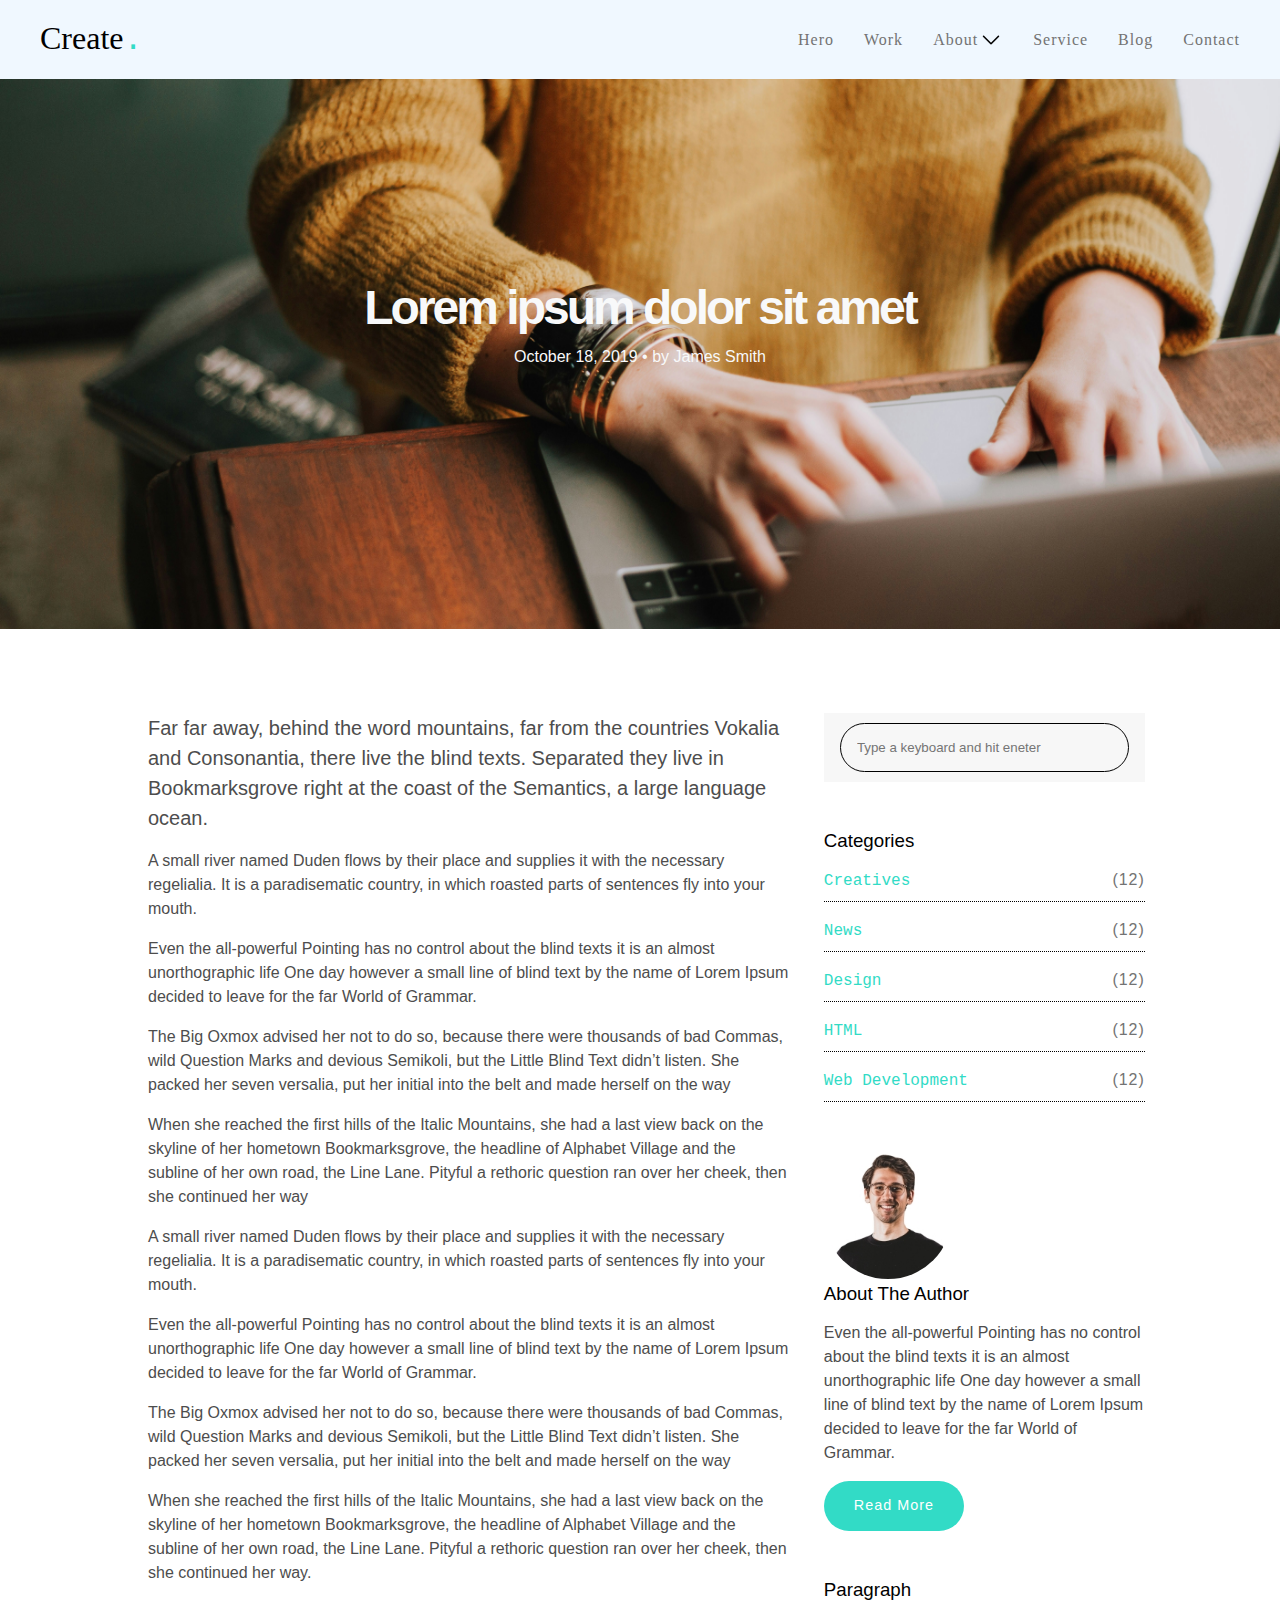
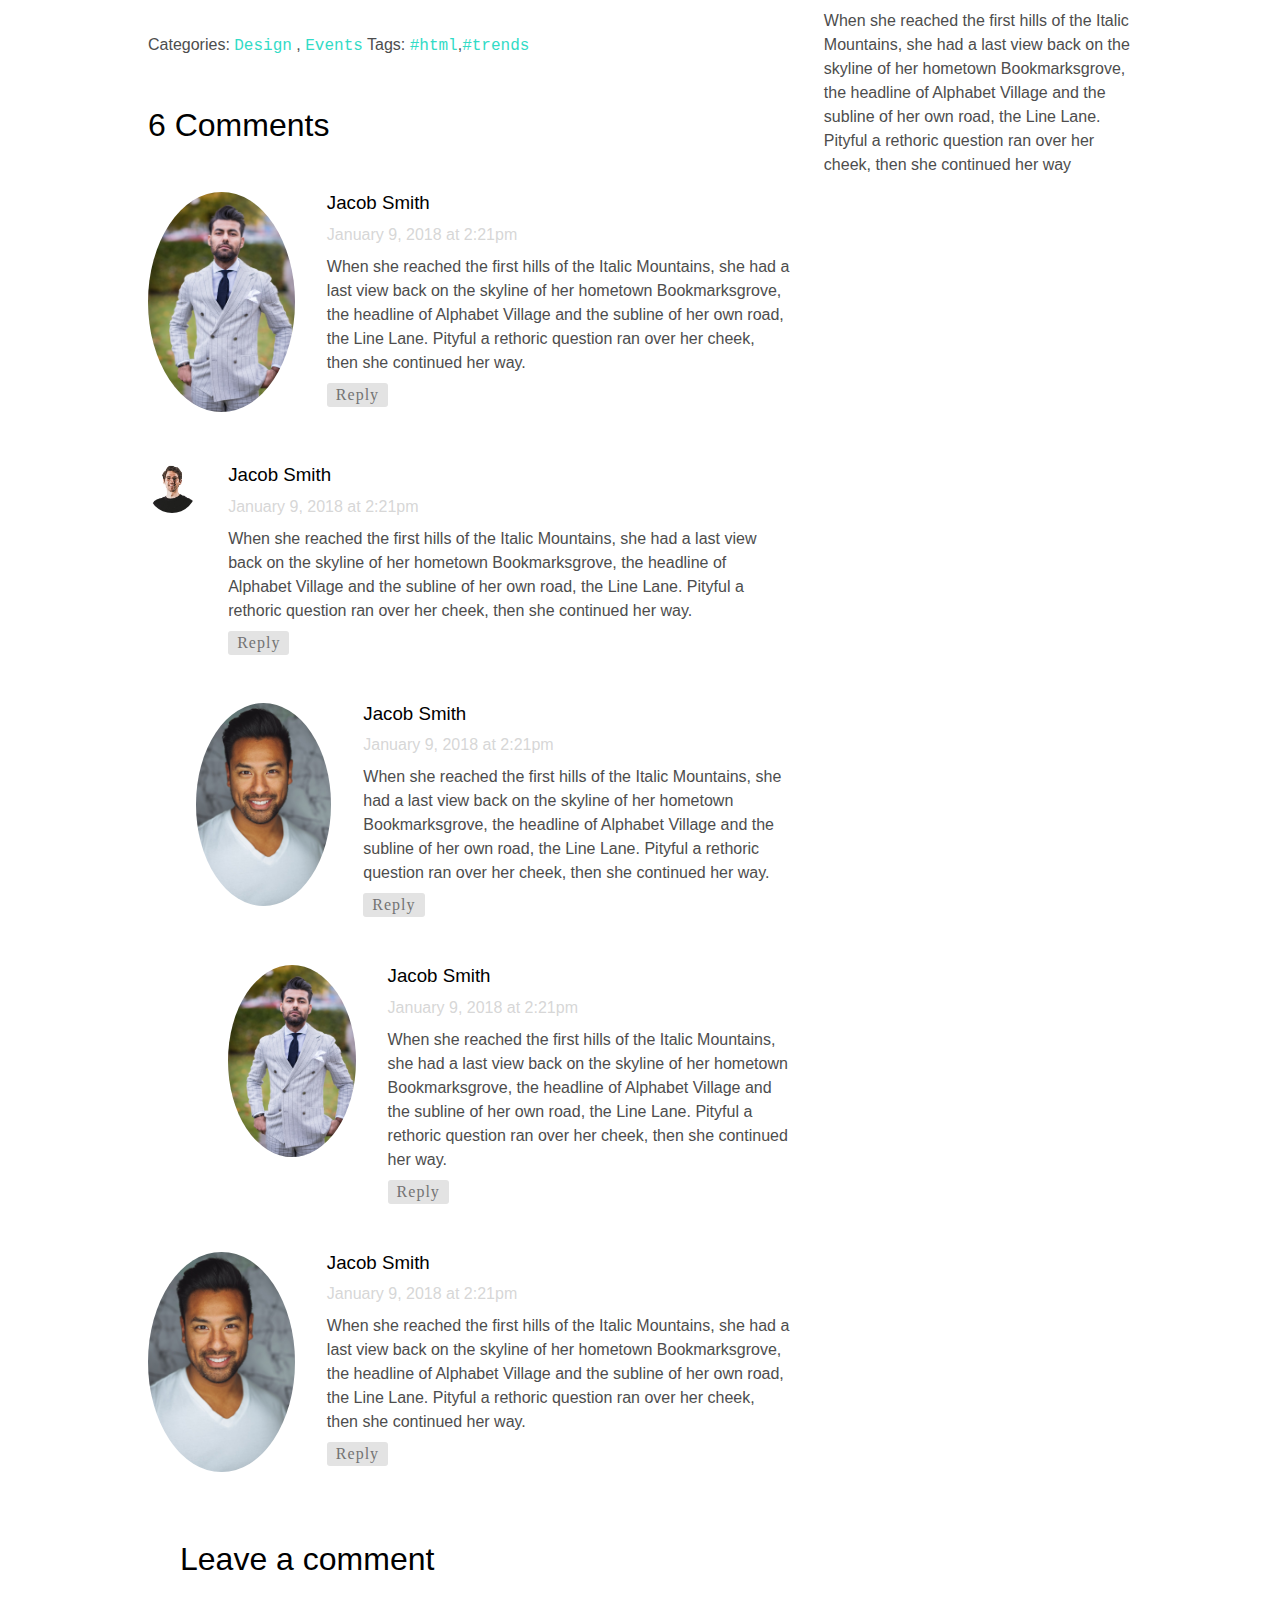
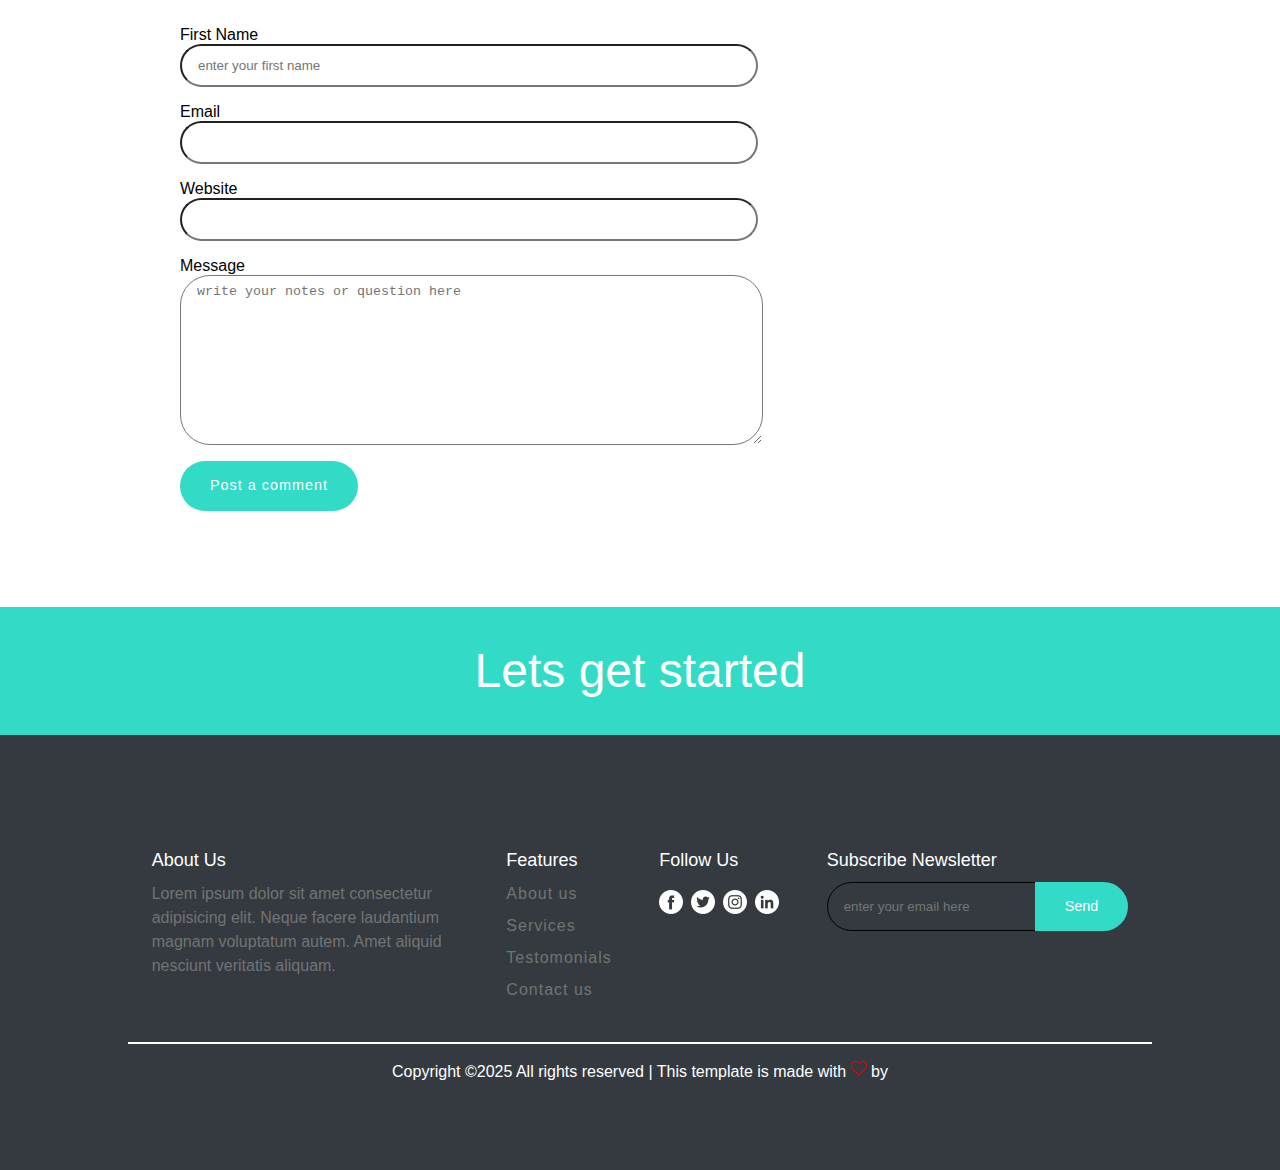
<file: blogs.html>
<!DOCTYPE html>
<html lang="en">

<head>
    <meta charset="UTF-8">
    <meta name="viewport" content="width=device-width, initial-scale=1.0">
    <title>Document</title>
    <link rel="stylesheet" href="css/design.css">
    <link rel="stylesheet" href="css/blogs.css">
</head>

<body>
    <header class="navbar">
        <div class="create">Create<samp>.</samp></div>
        <div class="herosection">
            <!-- hero nav buttons -->
            <a href="" class="hover">Hero</a>
            <a href="" class="Work">Work</a>
            <div class="arrow">

                <a href="" class="about">About</a>
                <img src="assests/images/down-arrow.png" alt="down-arrow">
            </div>
            <a href="" class="service">Service</a>
            <a href="" class="blog">Blog</a>
            <a href="" class="Contact">Contact</a>
            <!-- hero nav buttons ending -->
        </div>
    </header>
    <!-- navbar ended -->





    <!-- image section starting -->
    <section class="parentimgdiv">
        <img src="assests/images/herosection.jpg" alt="mockup" class="img1" />
        <div class="imgtext">
            <h1>
                Lorem ipsum dolor sit amet
            </h1>
            <p class="free">
                October 18, 2019 • by James Smith
            </p>

        </div>
    </section>
    <!-- image section starting -->



    <!-- blogs page started -->
    <section class="main-wraper">
        <div class="part1">
            <div class="sub">
                <!-- lead paragraph started -->
                <p class="lead">
                    Far far away, behind the word mountains, far from the countries Vokalia and Consonantia, there live
                    the
                    blind texts. Separated they live in Bookmarksgrove right at the coast of the Semantics, a large
                    language
                    ocean.

                </p>
                <p class="read">A small river named Duden flows by their place and supplies it with the necessary
                    regelialia. It is a paradisematic country, in which roasted parts of sentences fly into your mouth.
                </p>
                <p class="read">
                    Even the all-powerful Pointing has no control about the blind texts it is an almost unorthographic
                    life
                    One day however a small line of blind text by the name of Lorem Ipsum decided to leave for the far
                    World
                    of Grammar.
                </p>
                <p class="read">The Big Oxmox advised her not to do so, because there were thousands of bad Commas, wild
                    Question Marks and devious Semikoli, but the Little Blind Text didn’t listen. She packed her seven
                    versalia, put her initial into the belt and made herself on the way</p>
                <p class="read">When she reached the first hills of the Italic Mountains, she had a last view back on
                    the
                    skyline of her hometown Bookmarksgrove, the headline of Alphabet Village and the subline of her own
                    road, the Line Lane. Pityful a rethoric question ran over her cheek, then she continued her way</p>
                <p class="read">A small river named Duden flows by their place and supplies it with the necessary
                    regelialia. It is a paradisematic country, in which roasted parts of sentences fly into your mouth.
                </p>
                <p class="read">Even the all-powerful Pointing has no control about the blind texts it is an almost
                    unorthographic life One day however a small line of blind text by the name of Lorem Ipsum decided to
                    leave for the far World of Grammar.</p>
                <p class="read">The Big Oxmox advised her not to do so, because there were thousands of bad Commas, wild
                    Question Marks and devious Semikoli, but the Little Blind Text didn’t listen. She packed her seven
                    versalia, put her initial into the belt and made herself on the way</p>
                <p class="read main-marjin-bottom   ">When she reached the first hills of the Italic Mountains, she had
                    a last view back on
                    the skyline of her hometown Bookmarksgrove, the headline of Alphabet Village and the subline of her
                    own road, the Line Lane. Pityful a rethoric question ran over her cheek, then she continued her way.
                </p>
                <div class="main-marjin-bottom">
                    <p>
                        Categories:
                        <a href=""> <samp>Design</samp></a>

                        , <a href=""><samp>Events</samp></a> Tags: <a href=""><samp> #html</samp></a>,<a
                            href=""><samp>#trends</samp> </a>
                    </p>
                </div>
                <!-- lead paragraph ended -->


                <!-- comment section started -->
                <div>

                    <h2 class="light titles main-marjin-bottom">6 Comments </h2>
                    <div class="">

                        <div class="flexing main-marjin-bottom">

                            <div class="comment1 ">
                                <img src="assests/images/member (1).jpg" alt="" class="comment-img">
                            </div>


                            <div class="comment2">
                                <h3>Jacob Smith</h3>
                                <p class="extra-light">January 9, 2018 at 2:21pm</p>
                                <p class="light">When she reached the first hills of the Italic Mountains, she had a
                                    last view back on the
                                    skyline of her hometown Bookmarksgrove, the headline of Alphabet Village and the
                                    subline
                                    of her own road, the Line Lane. Pityful a rethoric question ran over her cheek, then
                                    she
                                    continued her way.
                                </p>
                                <a href="" class="reply">Reply</a>

                            </div>
                        </div>
                        <div class="flexing main-marjin-bottom">

                            <div class="comment1 ">
                                <img src="assests/images/member (2).jpg" alt="" class="comment-img">
                            </div>


                            <div class="comment2">
                                <h3>Jacob Smith</h3>
                                <p class="extra-light">January 9, 2018 at 2:21pm</p>
                                <p class="light">When she reached the first hills of the Italic Mountains, she had a
                                    last view back on the
                                    skyline of her hometown Bookmarksgrove, the headline of Alphabet Village and the
                                    subline
                                    of her own road, the Line Lane. Pityful a rethoric question ran over her cheek, then
                                    she
                                    continued her way.
                                </p>
                                <a href="" class="reply">Reply</a>

                            </div>
                        </div>
                        <div class="flexing main-marjin-bottom marjin-left">

                            <div class="comment1 ">
                                <img src="assests/images/member (3).jpg" alt="" class="comment-img">
                            </div>


                            <div class="comment2">
                                <h3>Jacob Smith</h3>
                                <p class="extra-light">January 9, 2018 at 2:21pm</p>
                                <p class="light">When she reached the first hills of the Italic Mountains, she had a
                                    last view back on the
                                    skyline of her hometown Bookmarksgrove, the headline of Alphabet Village and the
                                    subline
                                    of her own road, the Line Lane. Pityful a rethoric question ran over her cheek, then
                                    she
                                    continued her way.
                                </p>
                                <a href="" class="reply">Reply</a>

                            </div>
                        </div>
                        <div class="flexing main-marjin-bottom extra-marjin-left">

                            <div class="comment1 ">
                                <img src="assests/images/member (1).jpg" alt="" class="comment-img">
                            </div>


                            <div class="comment2">
                                <h3>Jacob Smith</h3>
                                <p class="extra-light">January 9, 2018 at 2:21pm</p>
                                <p class="light">When she reached the first hills of the Italic Mountains, she had a
                                    last view back on the
                                    skyline of her hometown Bookmarksgrove, the headline of Alphabet Village and the
                                    subline
                                    of her own road, the Line Lane. Pityful a rethoric question ran over her cheek, then
                                    she
                                    continued her way.
                                </p>
                                <a href="" class="reply">Reply</a>

                            </div>
                        </div>
                        <div class="flexing main-marjin-bottom">

                            <div class="comment1 ">
                                <img src="assests/images/member (3).jpg" alt="" class="comment-img">
                            </div>


                            <div class="comment2">
                                <h3>Jacob Smith</h3>
                                <p class="extra-light">January 9, 2018 at 2:21pm</p>
                                <p class="light">When she reached the first hills of the Italic Mountains, she had a
                                    last view back on the
                                    skyline of her hometown Bookmarksgrove, the headline of Alphabet Village and the
                                    subline
                                    of her own road, the Line Lane. Pityful a rethoric question ran over her cheek, then
                                    she
                                    continued her way.
                                </p>
                                <a href="" class="reply">Reply</a>

                            </div>
                        </div>




                    </div>
                </div>
                <!-- comment section started -->

                <!-- post comment section started -->

                <div class="Seperate">

                    <h2 class="light titles main-marjin-bottom">Leave a comment</h2>
                    <form action="">


                        <div class="     marjin-bottom width">
                            <label for="fname" class=" light ">First Name</label>
                            <input type="text" name="first name" id="fname" placeholder="enter your first name" required
                                class="form-control" />
                        </div>



                        <div>

                            <label for="email" class="light">Email</label>
                            <input type="email" name="email" id="email" class="form-control marjin-bottom" />
                        </div>
                        <div>

                            <label for="subject" class="light">Website</label>
                            <input type="text" name="subject" id="subject" class="form-control marjin-bottom">
                            <label for="message" class="light">Message</label>
                            <textarea name="feedback" id="message" class="major-flex marjin-bottom message form"
                                placeholder="write your notes or question here"></textarea>
                        </div>
                    </form>
                    <div>
                        <a href="" class="btn">
                            Post a comment
                        </a>
                    </div>
                </div>

                <!-- post comment section ended-->




                
            </div>
            
        </div>
        <div class="part2">
            
            
            
            
            <div class="sub">
                <div class="keyboard main-marjin-bottom">
                    <form action="">
                        <input type="text" name="search" placeholder="Type a keyboard and hit eneter  "
                        class="btn-secondary  dash  ">
                    </form>
                    
                </div>
                


                <!-- tags started -->
                <div class="Categories main-marjin-bottom">

                    <h3 class="marjin-bottom">Categories</h3>
                    <div class="tags marjin-bottom">
                        <p><a href=""><samp>Creatives</samp> </a></p>
                        <p><a href="">(12)</a></p>
                    </div>
                    <div class="tags marjin-bottom">
                        <p><a href=""><samp>News</samp> </a></p>
                        <p><a href="">(12)</a></p>
                    </div>
                    <div class="tags marjin-bottom">
                        <p><a href=""><samp>Design</samp> </a></p>
                        <p><a href="">(12)</a></p>
                    </div>
                    <div class="tags marjin-bottom">
                        <p><a href=""><samp>HTML</samp> </a></p>
                        <p><a href="">(12)</a></p>
                    </div>
                    <div class="tags marjin-bottom">
                        <p><a href=""><samp>Web Development</samp> </a></p>
                        <p><a href="">(12)</a></p>
                    </div>
                </div>
                <!-- tags ended -->




                <!-- about the authors started  -->
                <div class="main-marjin-bottom">

                    <div class="circle ">
                        <img src="assests/images/member (2).jpg" alt="" class="member-2-image">
                    </div>
                    <h3 class="marjin-bottom">
                        About The Author

                    </h3>
                    <p class="marjin-bottom light">
                        Even the all-powerful Pointing has no control about the blind texts it is an almost
                        unorthographic life One day however a small line of blind text by the name of Lorem Ipsum
                        decided to leave for the far World of Grammar.
                    </p>
                    <div>
                        <a href="" class="btn ">
                            Read More
                        </a>
                    </div>
                </div>
                <!-- about the authors ended  -->



                <!-- Paragraph part started -->
                <div class="">
                    <h3>
                        Paragraph
                    </h3>
                    <p class="light">
                        When she reached the first hills of the Italic Mountains, she had a last view back on the
                        skyline of her hometown Bookmarksgrove, the headline of Alphabet Village and the subline of her
                        own road, the Line Lane. Pityful a rethoric question ran over her cheek, then she continued her
                        way
                    </p>

                </div>



                <!-- Paragraph part ended-->

            </div>









        </div>


    </section>

    <!-- footer section started -->
      <footer class="rem">


    <h2 class="cover">
      
        Lets get started
      
    </h2>

    <div class="ending">
      <div class="sub-ending">
        <div class="About">
          <p class="color">About Us</p>
          <p class="color-2">Lorem ipsum dolor sit amet consectetur adipisicing elit. Neque facere laudantium magnam
            voluptatum autem. Amet aliquid nesciunt veritatis aliquam.</p>
        </div>
        <div class="Features ">
          <p class="color"> Features</p>
          <p class="color-2 ">
            <a href="">
              About us
            </a>
          </p>
          <p class="color-2 ">
            <a href="">
              Services

            </a>
          </p>
          <p class="color-2 ">
            <a href="">
              Testomonials
            </a>
          </p>
          <p class="color-2 ">
            <a href="">
              Contact us
            </a>
          </p>

        </div>
        <div class="Follow-us">
          <p class="marjin-bottom color">Follow Us</p>
          <ul class="flex-icons">
            <li>
              <img src="assests/images/facebook (1).png" alt="facebook" class="fill">
            </li>
            <li>
              <img src="assests/images/twitter (1).png" alt="twitter">
            </li>
            <li>
              <img src="assests/images/instagram (1).png" alt="instagram">
            </li>
            <li>
              <img src="assests/images/linkedin (1).png" alt="linkedin">
            </li>
          </ul>
        </div>
        <div class=" Newsletter">
          <p class="color">
            Subscribe Newsletter
          </p>
          <div class="join">

            <input type="email" name="email" id="Subscribe" placeholder="enter your email here" class="btn-secondary bttns-2">
            <input type="button" value="Send" class="btn bttns">
          </div>


        </div>
      </div>
      <div class="write">
        <p class="Copy-write">Copyright ©2025 All rights reserved | This template is made with <img
            src="assests/images/heart.png" alt=""> by</p>
      </div>
    </div>
  </footer>
    
    
    
    <!-- footer section started -->
</body>

</html>
</file>
<file: css/design.css>
:root {
  --blue: #007bff;
  --indigo: #0d0cb5;
  --purple: #7971ea;
  --pink: #e83e8c;
  --red: #f23a2e;
  --orange: #ef6c57;
  --yellow: #f89d13;
  --green: #8bc34a;
  --teal: #32dbc6;
  --cyan: #17a2b8;
  --white: #fff;
  --gray: #6c757d;
  --gray-dark: #343a40;
  --primary: #32dbc6;
  --secondary: #6c757d;
  --success: #8bc34a;
  --info: #17a2b8;
  --warning: #f89d13;
  --danger: #f23a2e;
  --light: #f8f9fa;
  --dark: #737373;
  --font-family-sans-serif: "Quicksand", -apple-system, BlinkMacSystemFont,
    "Segoe UI", Roboto, "Helvetica Neue", Arial, sans-serif, "Apple Color Emoji",
    "Segoe UI Emoji", "Segoe UI Symbol", "Noto Color Emoji";
  --font-family-monospace: SFMono-Regular, Menlo, Monaco, Consolas,
    "Liberation Mono", "Courier New", monospace;
}

.root {
  font-size: 100%;
}

* {
  margin: 0px;
  padding: 0px;

}

h1 {
  font-size: 3rem;
}

label {
  display: inline-block;
  box-sizing: border-box;
}

h1,
h2,
h3,
h4,
h5 {
  font-family: var(--font-family-sans-serif);
  font-weight: 700;
  margin-bottom: 0.5rem;
  line-height: 1.2;
}

h2 {
  font-size: 3rem;
  font-weight: 400;
}

h3 {
  font-weight: 400;
}

.navbar {
  padding: 1.25rem 2.5rem;
  background-color: aliceblue;
}

.navbar,
.herosection {
  display: flex;
  flex-wrap: wrap;
  align-items: center;
  justify-content: space-between;
  font-size: 20px;
}

.herosection {
  gap: 30px;
  line-height: 1.5;
}

.create {
  font-size: 2rem;
}

a {
  text-decoration: none;
  color: var(--dark);
  font-weight: 500;
  letter-spacing: 1PX;
  display: inline-block;
  /* box-sizing: border-box; */
}

.arrow {
  display: flex;
  align-items: center;
  gap: 1px;
}

/* .create{
    font-size: 32px;
    letter-spacing: -2px;
    font-weight: 800;
} */
.img1 {
  width: 100%;
  height: 550px;
  object-fit: cover;
}

.parentimgdiv {
  position: relative;
}

.parentimgdiv .imgtext {
  left: 0px;
  /* object-fit: fill; */
  right: 0px;
}

.imgtext {
  position: absolute;
  text-align: center;

  color: var(--light);
  top: 200px;
  line-height: 1.2;
  font-weight: 700;
  letter-spacing: -3px;
}

.free {
  color: var(--light);
}

.Colorlib {
  color: var(--primary);
}



.btn {
  border-radius: 3rem;
  padding: 1rem 1.875rem;
  font-size: .9rem;
  background-color: var(--primary);
  line-height: 1.2;
  color: #ffff;
  border: 0px none;
  font-family: var(--font-family-sans-serif);
}
.watchvideo{
  font-size: 0.75rem;
}

samp {
  color: var(--primary);
  letter-spacing: 0px;
}

.text {
  font-weight: 400;

  font-size: 2rem;
  line-height: 1.2;
  /* letter-spacing: -3px; */
  margin-bottom: 0.5rem;
}

p {
  font-size: 1rem;
  font-family: var(--font-family-sans-serif);
  line-height: 1.5;
  font-weight: 400;
  margin-bottom: 0.5rem;
  letter-spacing: normal;
  color: #4d4d4d;
}

li {
  list-style: none;
  margin-bottom: 15px;
  /* padding-right: 35px; */
  font-size: 1rem;
  font-weight: 200;
  font-family: var(--font-family-sans-serif);
  padding: 0px;
}

.container {
  display: grid;
  grid-template-columns: 1fr 1fr 1fr;
  justify-content: center;
  gap: 2rem;
  width: 90%;
  margin: 0rem auto;
  padding: 5rem 0rem;
}

.innovative-main {
  padding: 0rem 1rem;
}

.innovative {
  padding: 1.25rem;
  color: #212529;
}

.innovative-p {
  /* width: 318px;  */
}

.Blog {
  /* padding-bottom: 80px; */
}

.our {
  text-align: center;
  font-size: 1.25rem;
}

li {
  color: #212529;
}

.img-wrap {
  display: flex;
  /* width: fit-content; */
  justify-content: space-evenly;
  /* width: 90%; */
  margin: 0rem auto 5rem;
  text-align: center;
  flex-wrap: wrap;
}

.img-1,
.img-2,
.img-3,
.img-4,
.img-5,
.img-6 {
  width: 32%;
  height: 28rem;
  margin: 0.5rem;
  object-fit: cover;
}

.computer {
  /* display: flex; */
  width: 100%;
  margin: 0rem 0rem 5rem;
}

.mains {
  display: flex;
  flex-wrap: wrap;
  width: 80%;
  align-items: center;
  margin: 0px auto;
  padding: 1rem 0rem;
  background-color: black;
  justify-content: center;
  gap: 30px;
}

.strategy-flex {
  width: 50%;
  justify-content: space-evenly;
  display: grid;
  grid-template-columns: 1fr 1fr;
  gap: 10px;
}

.imgsss {
  /* width: 40%; */
  max-width: 100%;
  object-fit: cover;
  /* align-items: stretch; */
  margin: 0rem auto;

  height: 328px;
}

.img-computer {
  width: 100%;
  height: 100%;
  /* object-fit: cover; */
}

.strategy {
  /* width: 100%; */
}

.strategy,
.strategy-1 {
  /* display: flex; */
  /* width: 100%; */
  /* background-color: red; */
}

.flex-strategy {
  display: flex;

  /* flex-direction: row-reverse; */
  gap: 0.5rem;
  align-items: center;
  /* flex-direction: row; */
}

.vector-1 {
  width: 1.25rem;
  height: 1.25rem;

  /* background-attachment: fixed; */
  /* image-resolution: 200px; */
}

.vector {
  /* width:100%; */
  width: 1.25rem;
}

.img-vector1 {
  width: 100%;
}

.white {
  color: #737373;
  /* gap: 0.5rem; */
}

.underline {
  color: var(--light);
  text-decoration-line: underline;
  margin-bottom: 20px;
}

.color {
  color: var(--light);
  font-size: large;
  /* gap: 0.5rem; */
}

.testomonials-wraper {
  text-align: center;
  padding: 5rem 0rem;
}

.testomonials-1 {
  padding: 0rem 0rem 1.25rem;
}

.testomonials-2 {
  width: 50%;
  margin: 0px auto;
  margin-bottom: 2rem;
}

.person-1 {
  width: 3rem;
  height: 3rem;
  /* border-radius: 0.5rem; */
  /* margin: 0rem auto; */
}

.testomonials-3 {
  /* grid-template-columns: 1fr 1fr; */
  display: flex;
  align-items: center;
  justify-content: center;
  margin-bottom: 1rem;
  gap: 1rem;
}

.img-person-1 {
  height: 3rem;
  width: 3rem;
  border-radius: 50%;
  object-fit: cover;
  /* image-resolution: 500px; */
}

.ipsum {
  font-size: 1.5rem;
}

.RobertSpear {
  margin: 0px;
}

.testomonials-4 {
  display: flex;
  /* align-items: center; */
  justify-content: center;
}

.dot {
  width: 30px;
  height: 30px;
  color: var(--primary);
}

.our-services {
  border-bottom: 2px solid var(--dark);
  /* padding: 80px auto; */
  padding: 5rem 0rem;
}

.main-marjin-bottom{

  margin-bottom: 3rem;
}


.heading-of-our-services {
  width: fit-content;
  margin: 0rem auto;
}

.services {
  display: flex;
  flex-wrap: wrap;
  grid-template-columns: 1fr 1fr 1fr;
  width: 80%;
  margin: 0rem auto;
  grid-gap: 20px;
  /* align-items: center;
  */
  /* width: fit-content; */
  justify-content: space-between;
}

.web {
  width: fit-content;
}

.width {
  width: 200px;
  margin-bottom: 1rem;
}

.line {
  line-height: 0.5;
  margin-bottom: 1rem;
  /* font-weight: 600; */
  /* color: var(--gray); */
}

.learn {
  text-decoration-line: underline;
  color: var(--primary);
  font-size: 1rem;
  margin-bottom: 2rem;
}

.wrap-computer {
  display: flex;
  width: 278px;
  min-width: 272px;
  flex-wrap: wrap;
  align-items: first baseline baseline;
  width: fit-content;
  gap: 30px;
  /* justify-content: space-evenly; */
}

.computer-Vector {
  width: 3rem;
}

.computer-Vector-sub {
  width: 100%;
  /* color: var(--primary); */
  object-fit: cover;
  /* background-color: #212529; */
}

.about-us {
  padding: 5rem 0rem;
}

.about-us-sub {
  width: 80%;
  margin: 0rem auto;
  display: flex;
  flex-wrap: wrap-reverse;
}

.about1 {
  padding: 1rem 0rem;
  /* margin: 0rem auto; */
  width: 50%;
}

.heading-about {
  font-size: 3rem;
}

.p-about {
  width: 100%;
  /* color: var(--dark); */
  /* letter-spacing: 1px;
  line-height: 1.5;
  word-spacing: 0.25rem;
  font-size: 1.5rem; */
  padding-bottom: 2 rem;
}

.main-paragraphs {
  /* letter-spacing: 1px; */
  line-height: 1.5;
  word-spacing: 0.25rem;
  padding-bottom: 2rem;
  font-size: 1.25rem;
  /* .about-us-main{
    /* width: fit-content; */
  /* display: flex; */

  /* gap: 1rem; */
}

.about-wrap {
  display: flex;
  flex-wrap: wrap;
  justify-content: space-between;
}

.about-us-icon {
  width: 45%;
}

.paragraph {
  font-size: 1.25rem;
  color: var(--dark);
  margin-bottom: 1rem;
}

.tablet-and-laptop {
  /* color: var(--primary); */
  caret-color: var(--primary);
}

.fit {}

.about2 {
  width: 50%;
}

.about2-sub {
  width: 90%;
  margin: auto;
  /* margin-top: 1rem; */
  padding-top: 1.25rem;
}

.about2-sub-img {
  width: 100%;
}

.Our-team {
  padding: 5rem 0rem;
  border-bottom: 2px solid #2d2d2d;
}

.our-team-sub {
  width: 80%;
  margin: 0rem auto;
}

.our-team1 {
  margin-bottom: 1rem;
}

.our-team-heading {
  width: fit-content;
  margin: 0rem auto;
}

.team-member1,
.team-member2,
.team-member3 {
  width: 30%;
  min-width: 241px;
  /* height: auto; */
  display: flex;
  flex-wrap: wrap;
  flex-direction: column;
  align-items: center;
  min-width: 245px;
  /* margin: 0rem 1rem; */
  /* justify-content: space-between; */
}

.our-team2 {
  display: flex;
  flex-wrap: wrap;
  /* gap: 45px; */
  justify-content: space-evenly;
  /* margin: 0rem 1rem; */
  /* align-items: center; */
  text-align: center;
}

.member-1 {
  /* width: 3rem; */
}

.circle {
  width: 50%;

  /* height: 20%; */
  border-radius: 50%;
  margin: 1rem auto;
}

.member-2-image {
  width: 100%;
  /* height: 100%; */

  border-radius: 50%;

  object-fit: cover;
}

.founder {}

.team-member1 {
  /* text-align: center; */
  display: flex;
  flex-direction: column;
  align-items: center;
  flex-wrap: wrap;
  /* justify-content: center; */
}

.flex-icons {
  gap: 0.5rem;
  display: flex;
  flex-wrap: wrap;

  /* justify-items: center; */
}

.icons {
  /* margin: 0rem; */
}

.blogs-main {
  padding: 5rem 0rem;
  /* width: 80%; */
  margin: 0rem auto;
  /* border-bottom:2px solid var(--dark); */
}

.blog-heading {
  width: fit-content;
  margin: 0rem auto;
  margin-bottom: 3rem;
}

.blogs {
  width: 80%;
  display: flex;
  gap: 1rem;
  justify-content: space-evenly;
  flex-wrap: wrap;
  margin: 0rem auto;
}

.blogs-sub1 {
  width: 32%;
  min-width: 261px;
  margin-bottom: 1rem;
}

.blog1,
.blog1-img {
  width: 100%;
  /* height: 350px; */
  /* min-width: 300px; */
  object-fit: cover;
  border-radius: 4px;
  margin-bottom: 0.5rem;
}

.blog2 {
  color: var(--primary);
  /* font-weight: 400; */
}

.blog3 {
  display: flex;
  gap: 15px;
}

.ham1 {
  font-size: 15px;
  color: #737373;
}

.News {
  color: var(--primary);
  font-weight: 400;
}

.size {
  font-size: 1.25rem;
  line-height: 1.5;
  /* letter-spacing: 1px; */
  /* word-spacing: 2px; */
}

.contact-section {
  background-color: #F8F9FA;
  padding: 5rem 0rem;
}

.contact-heading {
  width: fit-content;
  padding: 80px 0px;
  margin: 0rem auto;

}

.flex {
  display: flex;
  flex-wrap: wrap;
  width: 80%;
  margin: 0rem auto;
  justify-content: space-between;
}

.contact-form,
.address-form {
  /* padding: 0rem 1rem; */
  width: 50%;

  border-radius: 3px;

}

.Seperate {
  padding: 1rem 2rem;
  /* width: 100%; */
  background-color: #ffff;
}

.padding {
  margin-bottom: 3rem;
}

.major-flex {
  display: flex;
  flex-wrap: wrap;
  width: 100%;
  justify-content: space-between;

}

.minor-flex {
  display: flex;
  flex-direction: column;

  /* padding-right: 1rem; */
}

.name {
  /* padding-left: 1rem; */
  width: 45%;
}

.marjin-bottom {
  margin-bottom: 1rem;

}

.form-control {
  height: 43px;
  border-radius: 30px;
  width: 100%;
  font-family: "Quicksand", -apple-system, BlinkMacSystemFont, "Segoe UI", Roboto, "Helvetica Neue", Arial, sans-serif, "Apple Color Emoji", "Segoe UI Emoji", "Segoe UI Symbol", "Noto Color Emoji";
}

.form {
  padding: 0.5rem 1rem 0rem;
  width: 95%;
  border-radius: 30px;
}

label {
  font-weight: 400;
  font-family: var(--font-family-sans-serif);
}

input {
  /* display: block;    */
  padding: 1rem;

  box-sizing: border-box;
  font-family: var(--font-family-sans-serif);
}

.message {
  /* width: 100%; */
  height: 10rem;

  /* text-align: start; */
}

.cover {
  display: flex;
  align-items: center;
  justify-content: center;
  background-color: var(--primary);
  /* text-align: center; */

  height: 8rem;
  margin: 0rem;
}

.center {
  color: white;


}

.ending {
  width: 100%;
  padding: 5rem 0rem;
  background-color: var(--gray-dark);
}

.write {
  padding-top: 1rem;
}

.sub-ending {
  width: 80%;
  display: flex;
  /* grid-template-columns: 1fr 1fr 1fr 1fr; */
  /* gap: 10px; */
  justify-content: space-around;
  margin: 0rem auto;
  padding: 2rem 0rem;
  border-bottom: 2px solid white;


}

.About {
  width: 30%;
}

.Features {
  /* width: fit-content; */
  /* margin: 0rem auto 1rem; */
}

.Follow-us {
  /* width: fit-content; */
  /* margin: 0rem auto 1rem; */
}

.color {
  color: white;
}

.color-2 {
  color: #737373;
}

.fill {
  width: 24px;
}

.join {
  display: flex;
}

#Subscribe {
  /* width: 30%; */
}

.btn-secondary {
  border-radius: 30px;
  border: 1px solid;
  background-color: transparent;
}

.bttns {
  border-radius: 0px 30px 30px 0px;
  margin-left: -3px;
}

.bttns-2 {
  border-radius: 30px 0px 0px 30px;
  margin-right: 0px;
}

.Copy-write {
  text-align: center;
  /* font-size: 1.5rem;  */
  color: white;
}

@media(max-width:1200px) {


  .container {
    display: grid;
    grid-template-columns: 1fr 1fr 1fr;
    gap: 0.8rem;
  }

  .innovative-main {
    padding: 0rem 0rem;
  }

  .innovative {
    padding: 0.25rem;
  }

  .innovative-p {
    width: 100%;
  }

  .img-wrap {
    display: grid;
    grid-template-columns: 1fr 1fr;
    width: 90%;
    gap: 10px;
    margin: 2rem auto 5rem;
  }

  .img-1,
  .img-2,
  .img-3,
  .img-4,
  .img-5,
  .img-6 {
    width: 100%;
    height: 20rem;
    margin: 0rem;
    object-fit: cover;
  }

  .strategy-flex {
    width: 80%;
    gap: 30px;
  }

  .services {
    display: flex;
    flex-wrap: wrap;
    width: 90%;
    margin: 0rem auto;
    justify-content: space-around;
  }

  .team-member1,
  .team-member2,
  .team-member3 {
    width: 48%;
  }

  .our-team2 {
    display: flex;
    flex-wrap: wrap;
    /* justify-content: flex-start; */
    justify-content: space-between;
  }

  .blogs {
    justify-content: space-between;
  }

  .blogs-sub1 {
    width: 48%;
  }

  .contact-form,
  .address-form {
    padding: 0rem 3rem;
    width: 100%;

    border-radius: 3px;

  }

  .about-wrap {
    display: block;

  }

  .about-us-icon {
    width: fit-content;
  }

  #Subscribe {
    width: 40%;
  }
.sub-ending{
  gap: 10px;
}


 
}

@media (max-width:460px) {
  .container {
    display: grid;
    grid-template-columns: 1fr;
  }

  .img-wrap {
    grid-template-columns: 1fr;
  }
.mains {
width: 90%;
}
  .strategy-flex {
    display: block;
    width: 90%;
  }

  .imgsss {
    width: 90%;

  }

  .img-computer {
    object-fit: cover;
  }

  .testomonials-2 {
    width: 90%;
  }
.about-us-sub{
  width: 90%;
}
  .about1,
  .about2,
  .about2-sub {
    width: 100%;
  }
.our-team-sub{
  width: 90%;
}
 

  .team-member1,
  .team-member2,
  .team-member3 {
    width: 100%;
  }
.blogs{
  width: 90%;
}
  .blogs-sub1 {
    width: 100%;
  }

  .flex {
    width: 90%;
  }

  .contact-form,
  .address-form {
    padding: 0rem;

    
  }
  .cover{
    font-size: 2rem;
  }
  .sub-ending{
display: block;
padding-top: 0rem;  }
  .About{
    width: 100%;
  }
   #Subscribe {
    width: 100%;
  }
  .write{
    width: 90%;
    margin: 0rem auto;
  }
}
</file>
<file: css/blogs.css>
.main-wraper{
    width: 80%;
    display: flex;
    flex-wrap: wrap;
    padding: 80px 0px;
    margin: 0px auto;
}
.sub{
    width: 95%;
    padding-left: 20px;
    padding-right: 20px;
    }
.part1{
    width: 66%;
}
.part2{
width: 33%;
}
.lead{
    font-size: 1.25rem;
/* font-weight: 300; */
margin-bottom: 1rem;
}
.read{
    font-weight: 300;
margin-bottom: 1rem;
}
.keyboard{
    background-color: #F7F7F7;
    width: 100%;
    text-align: center;
}
.dash{
    width: 90%;
    margin-top: 10px;
    margin-bottom: 10px;
}
a{
    font-weight: 300;
    font-size: 1rem;

}
.tags{
    border-bottom: 1px dotted ;
    display: flex;
    justify-content: space-between;
}
.circle{
    margin: 0px; 
    width: 40%;   
}

.light{
font-weight: 300;
}
.extra-light{
    color: #cccc;
}
.main-marjin-bottom{
    margin-bottom: 3rem;
}
.flexing{
    display: flex;
    justify-content: space-between;
}
.titles{
    font-size:  2rem;
}
.comment1{
    /* width: 3rem; */
    margin-right: 2rem;
}

.comment-img{
    width: 100%;
border-radius: 100%;
}
.reply{
    border-radius: 3px;
    padding:  3px 9px;
    background-color: #E3E3E3;
}
.marjin-left{
    margin-left: 3rem;  
}
.extra-marjin-left{
margin-left: 5rem;
}
.width{
    width: 100%;
}
.cover{
    color: white;
}
@media (max-width:1200px){
.main-wraper{
    /* display: block; */
    width:90%;
}
.part1{
    /* width: 100%; */
}

}
</file>
